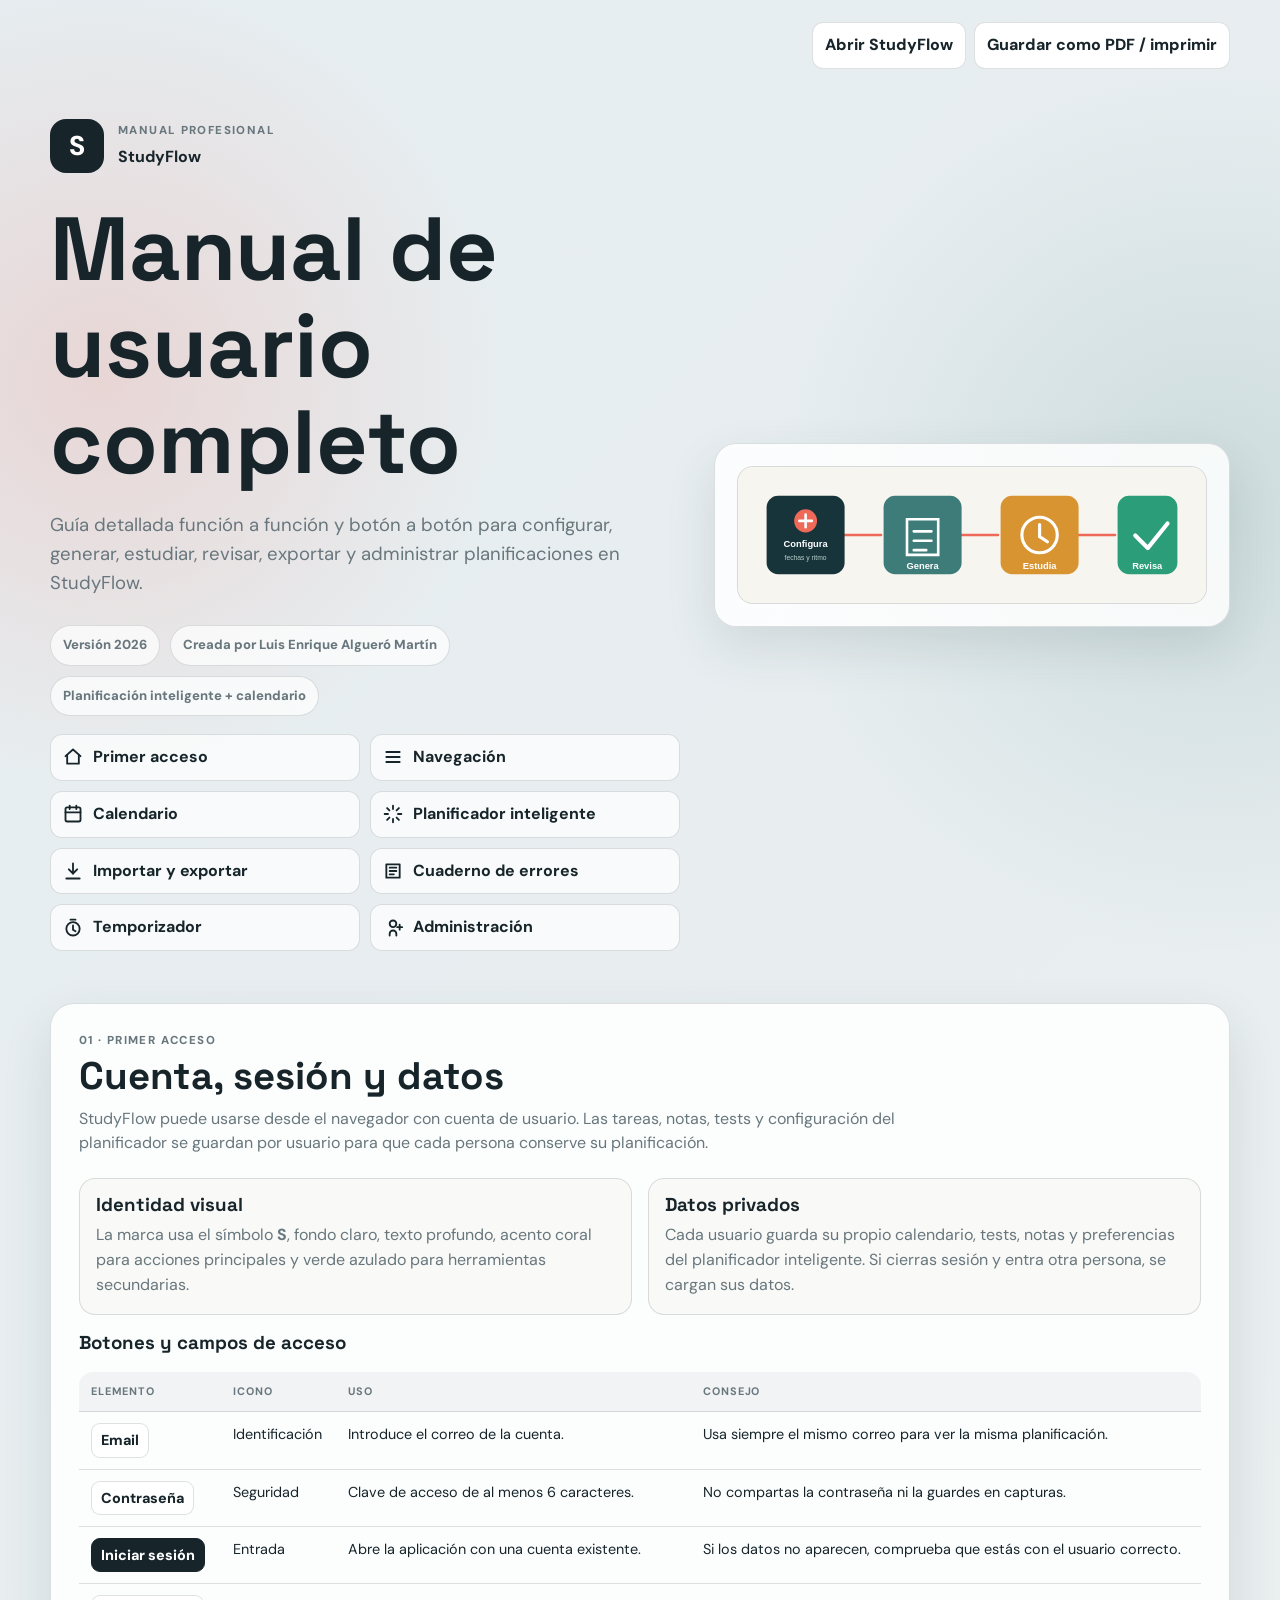
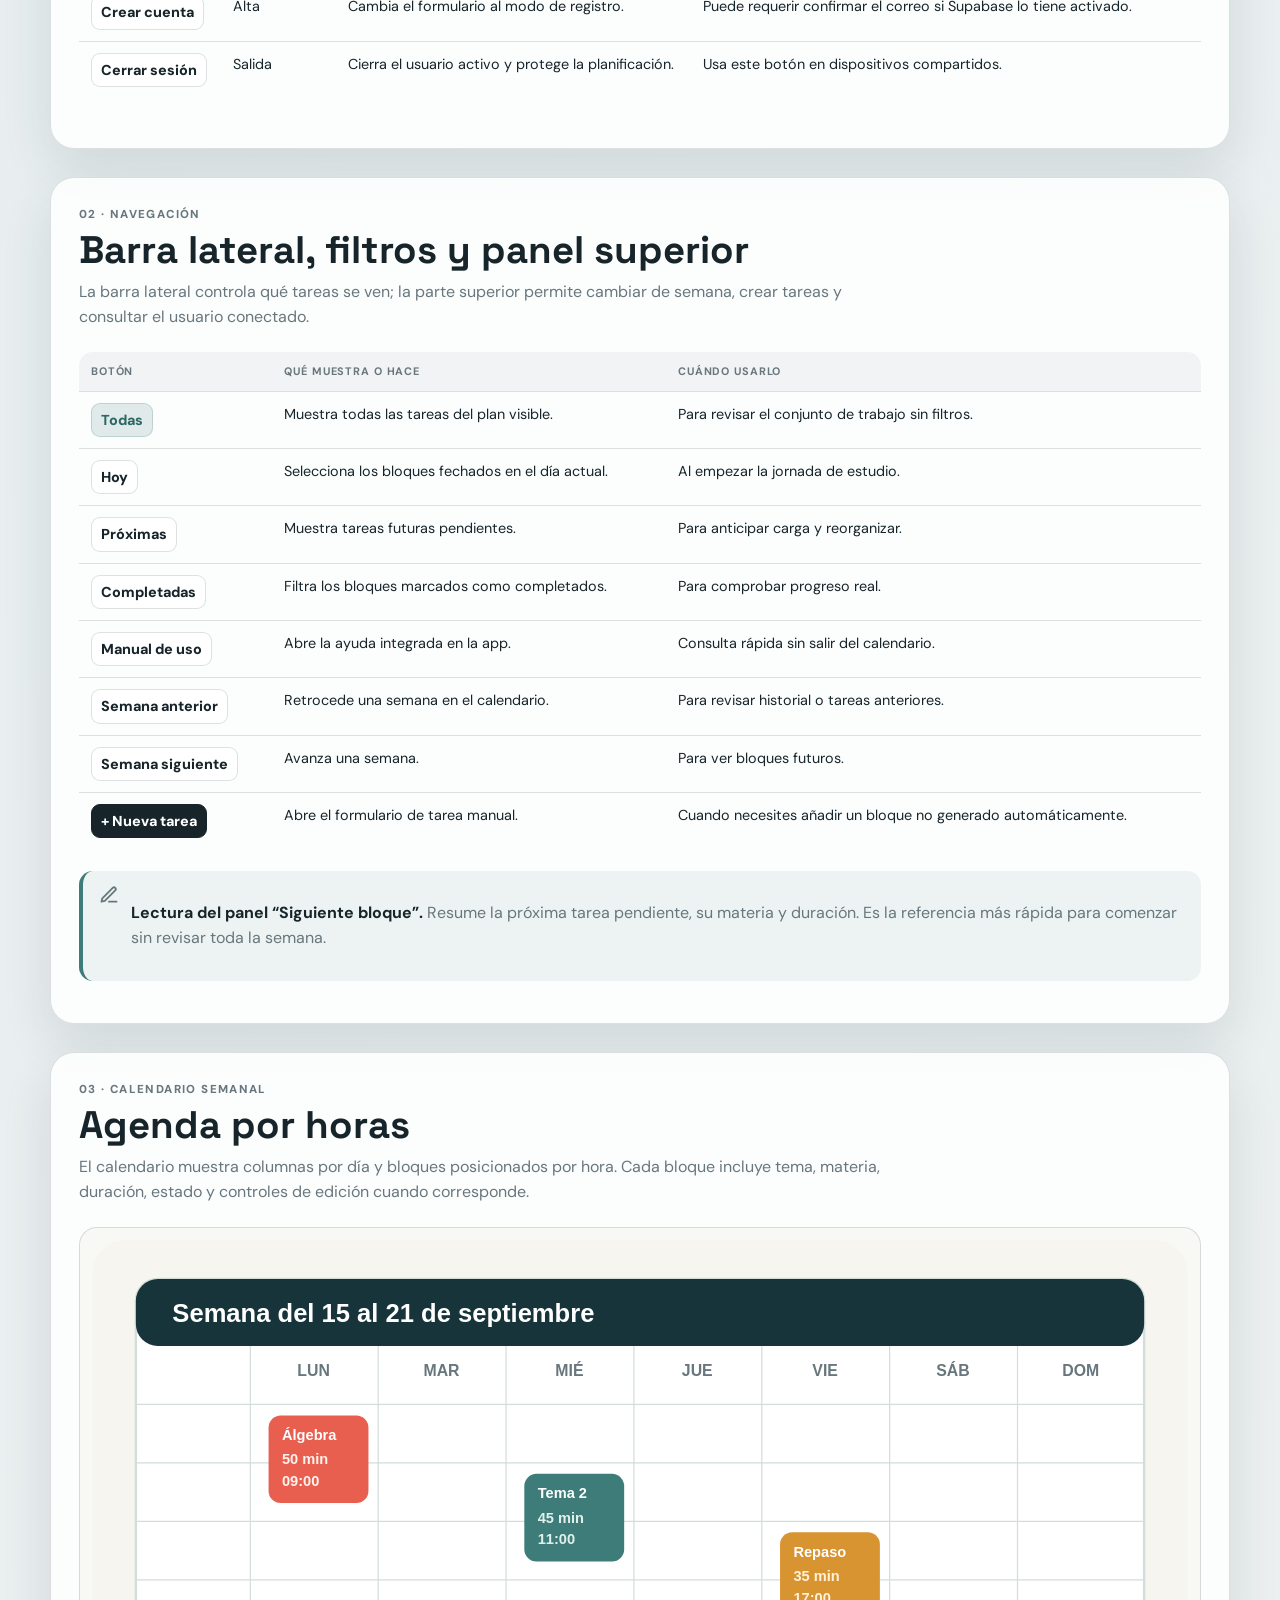
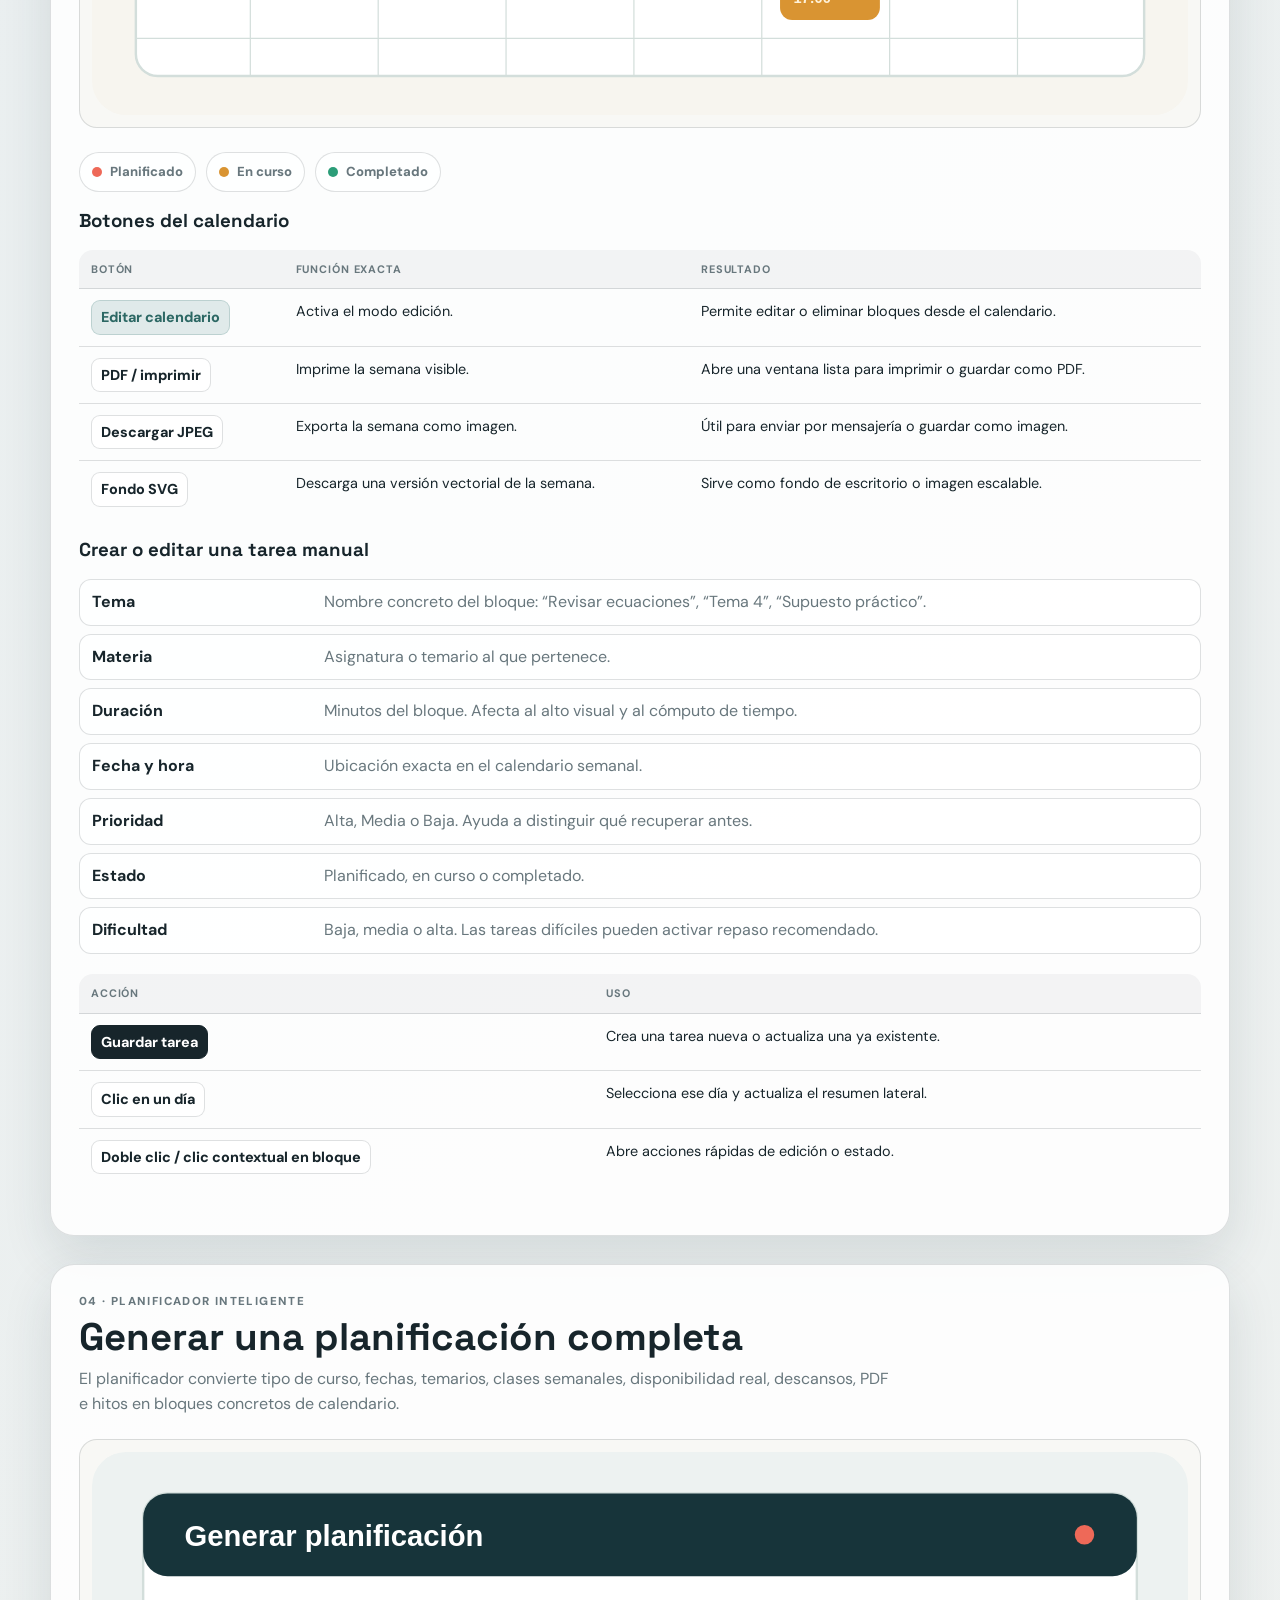
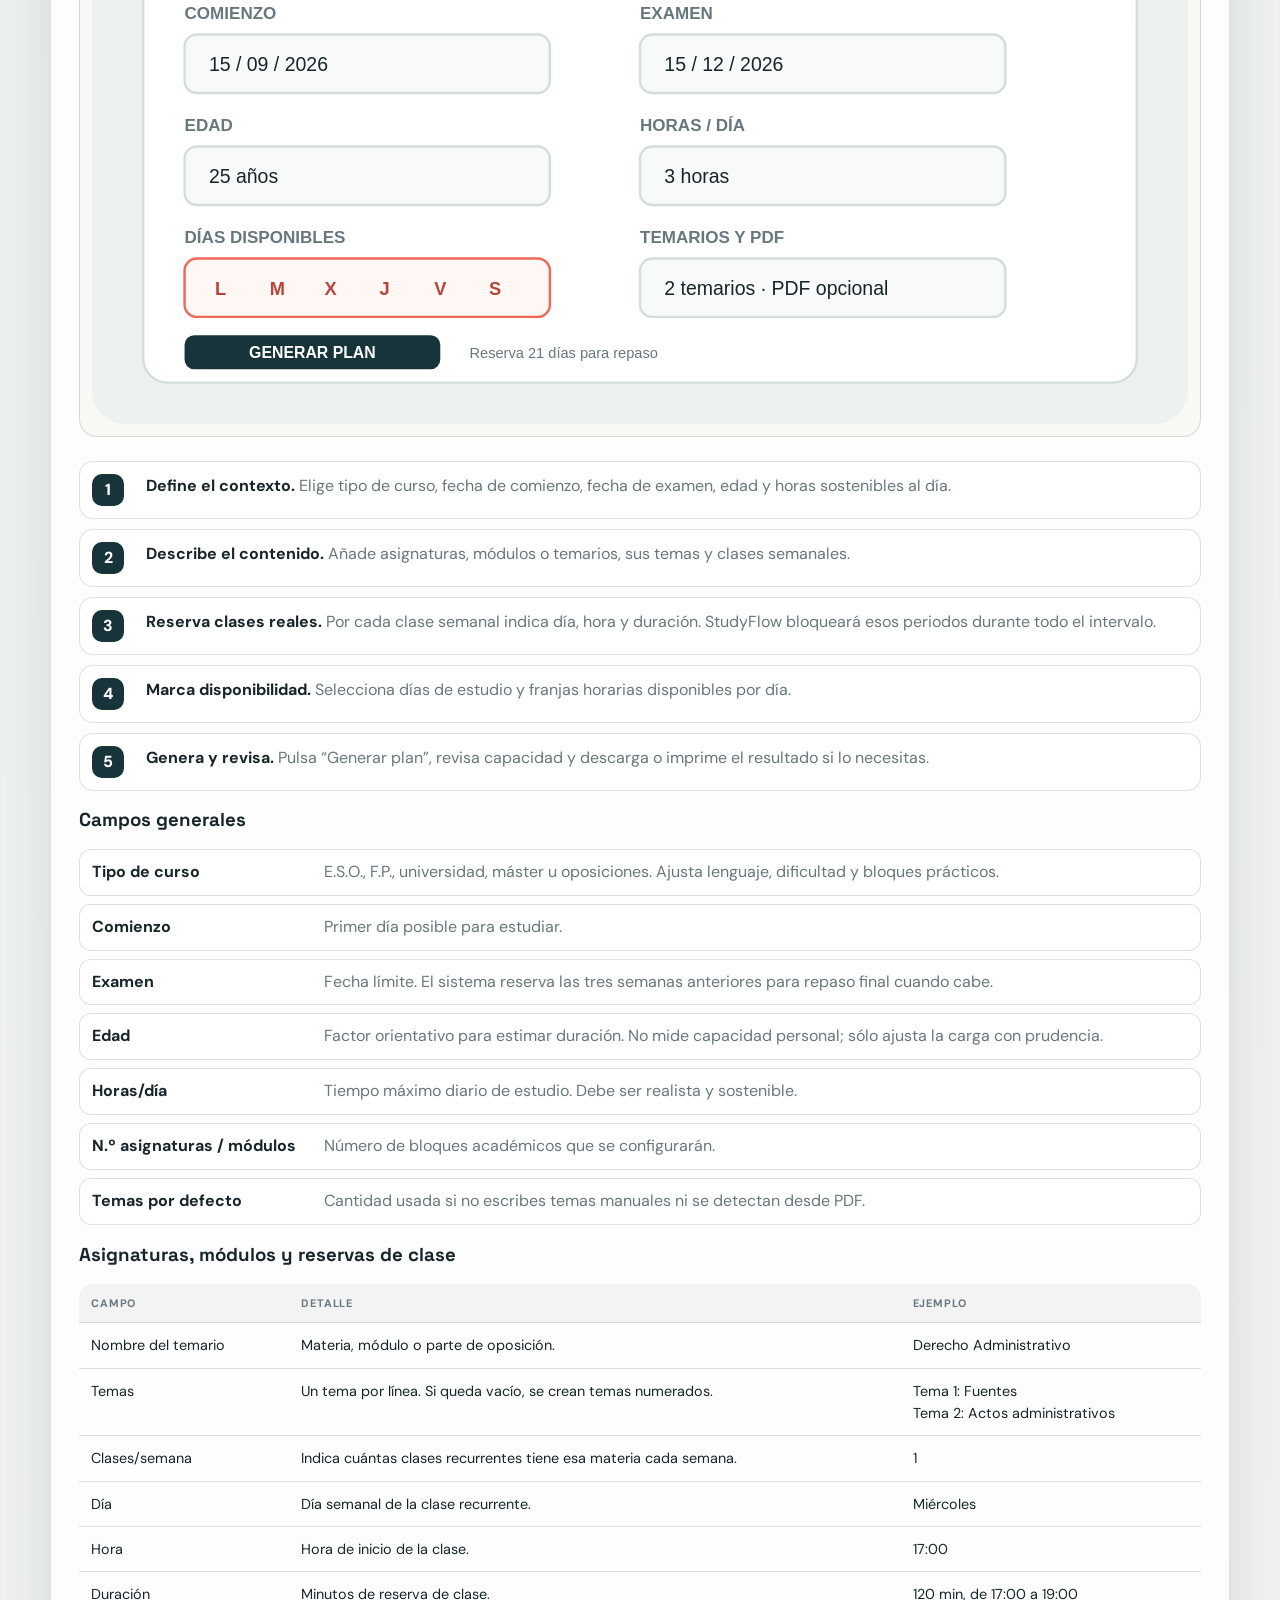
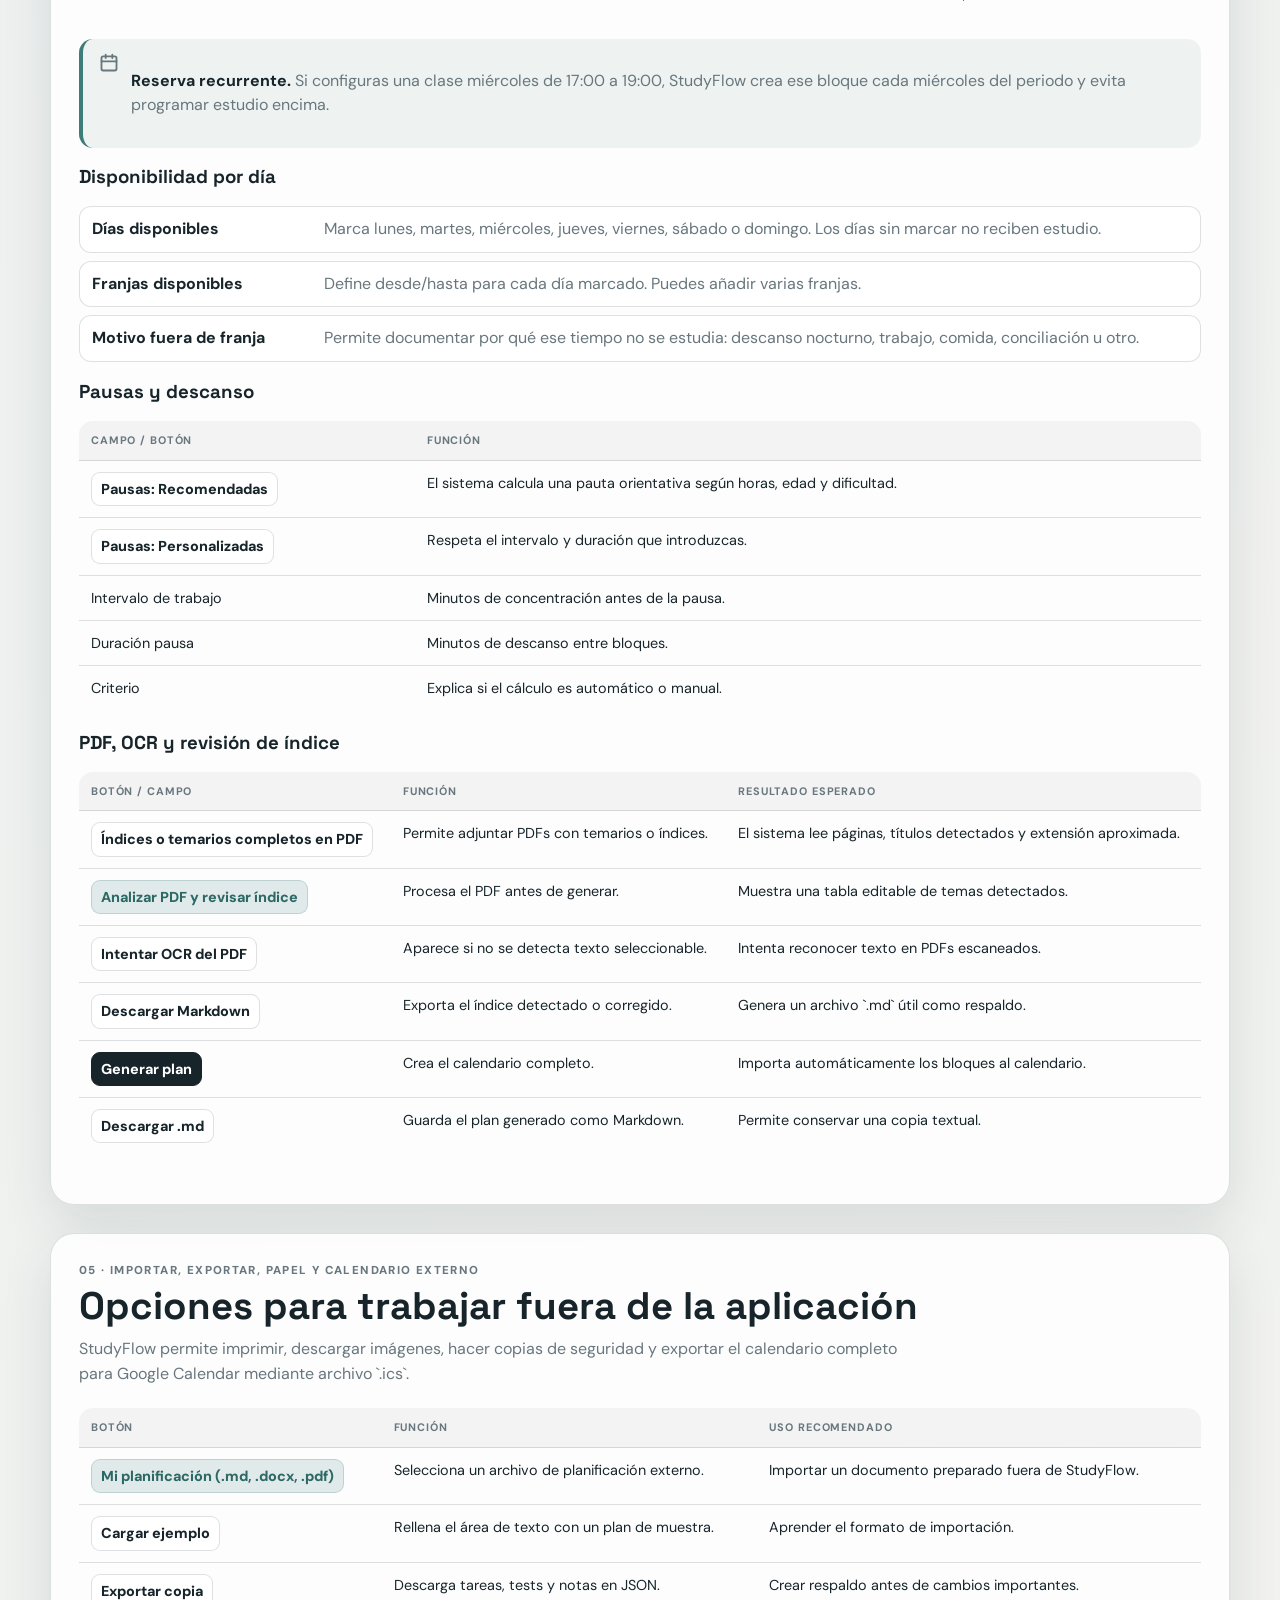
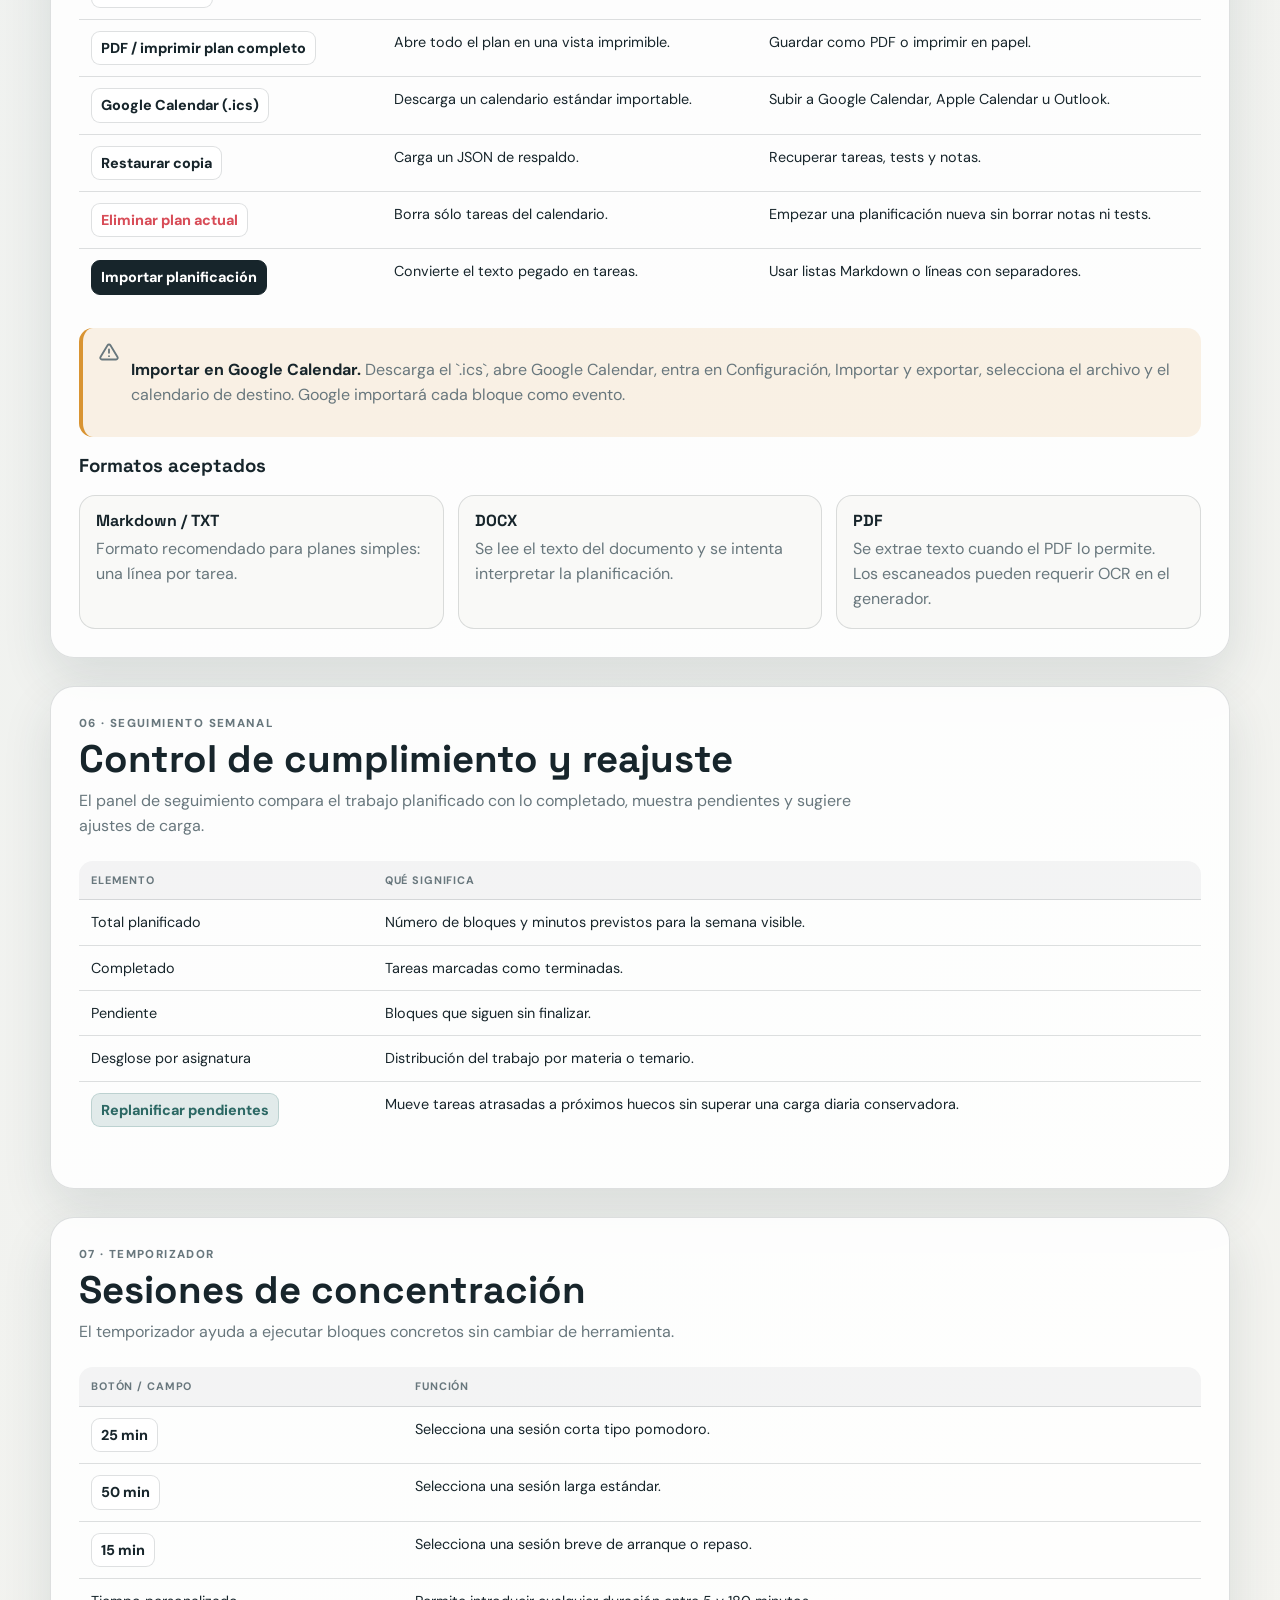
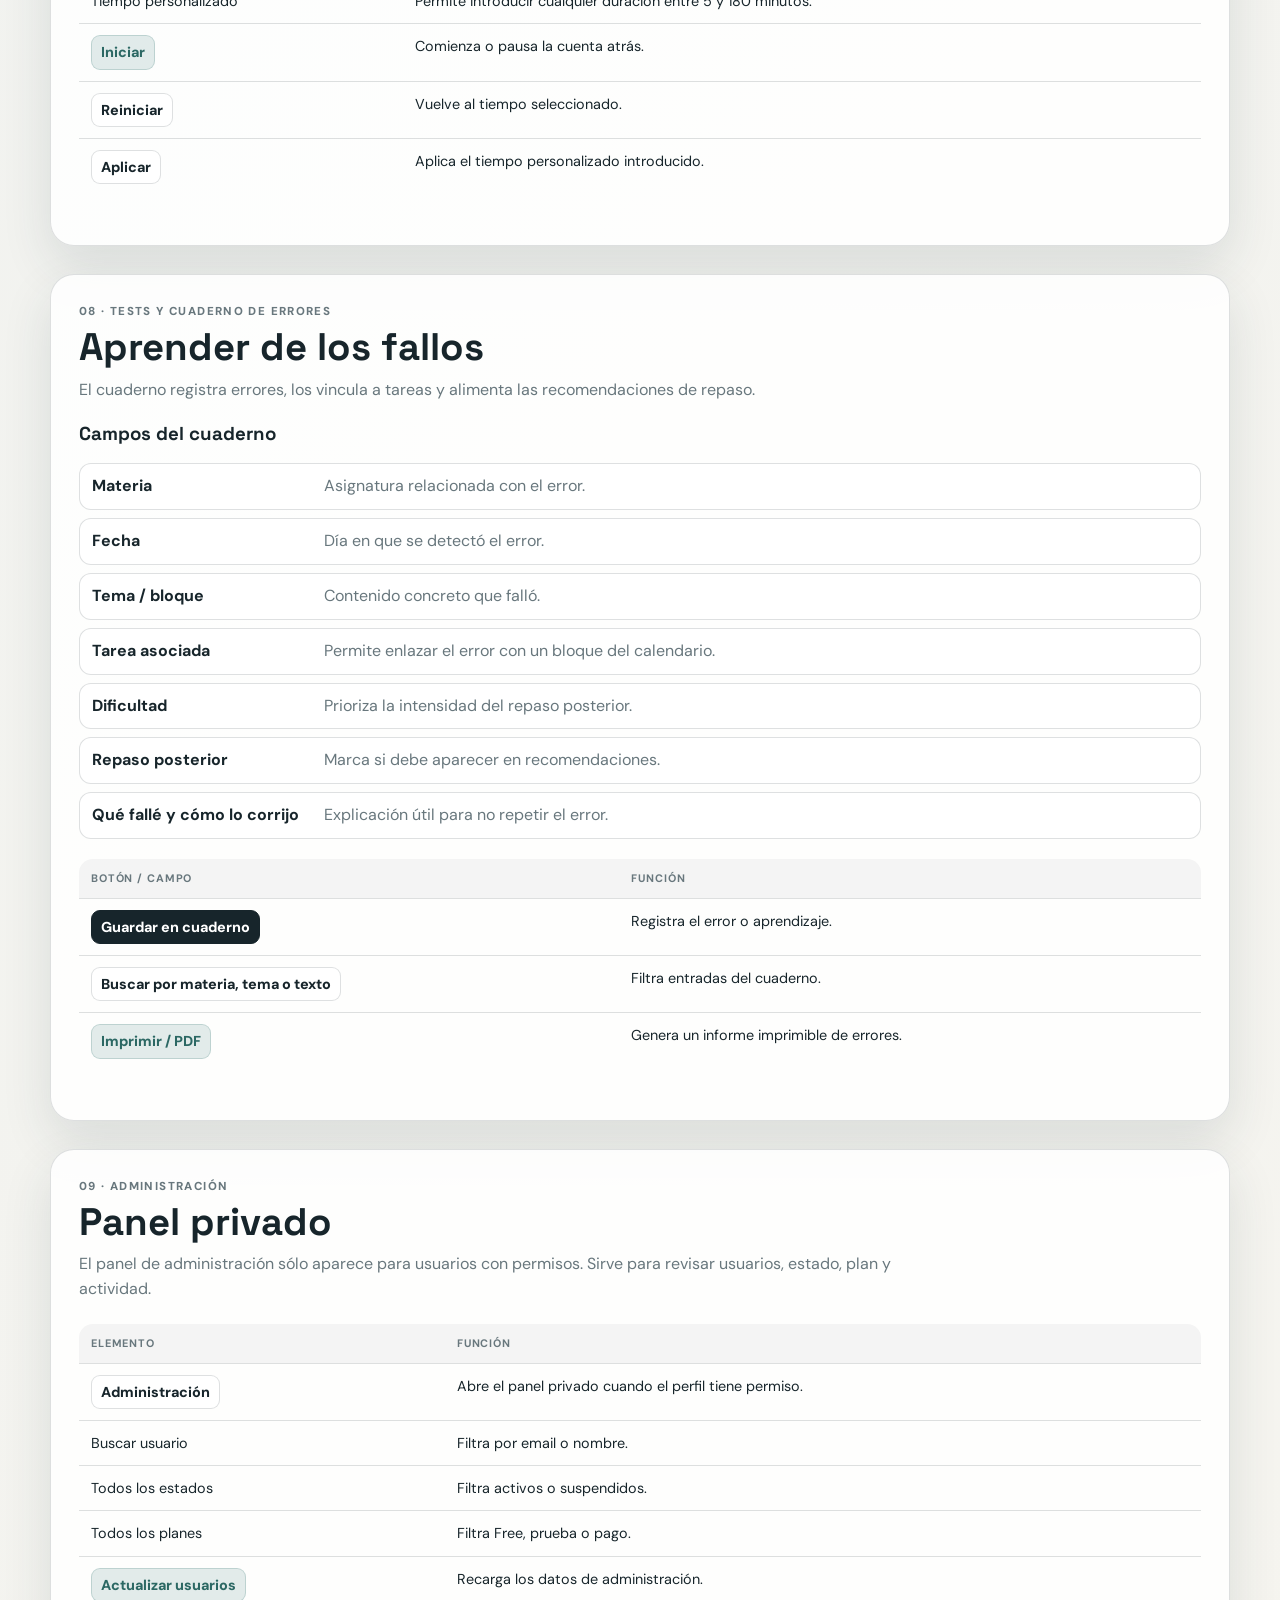
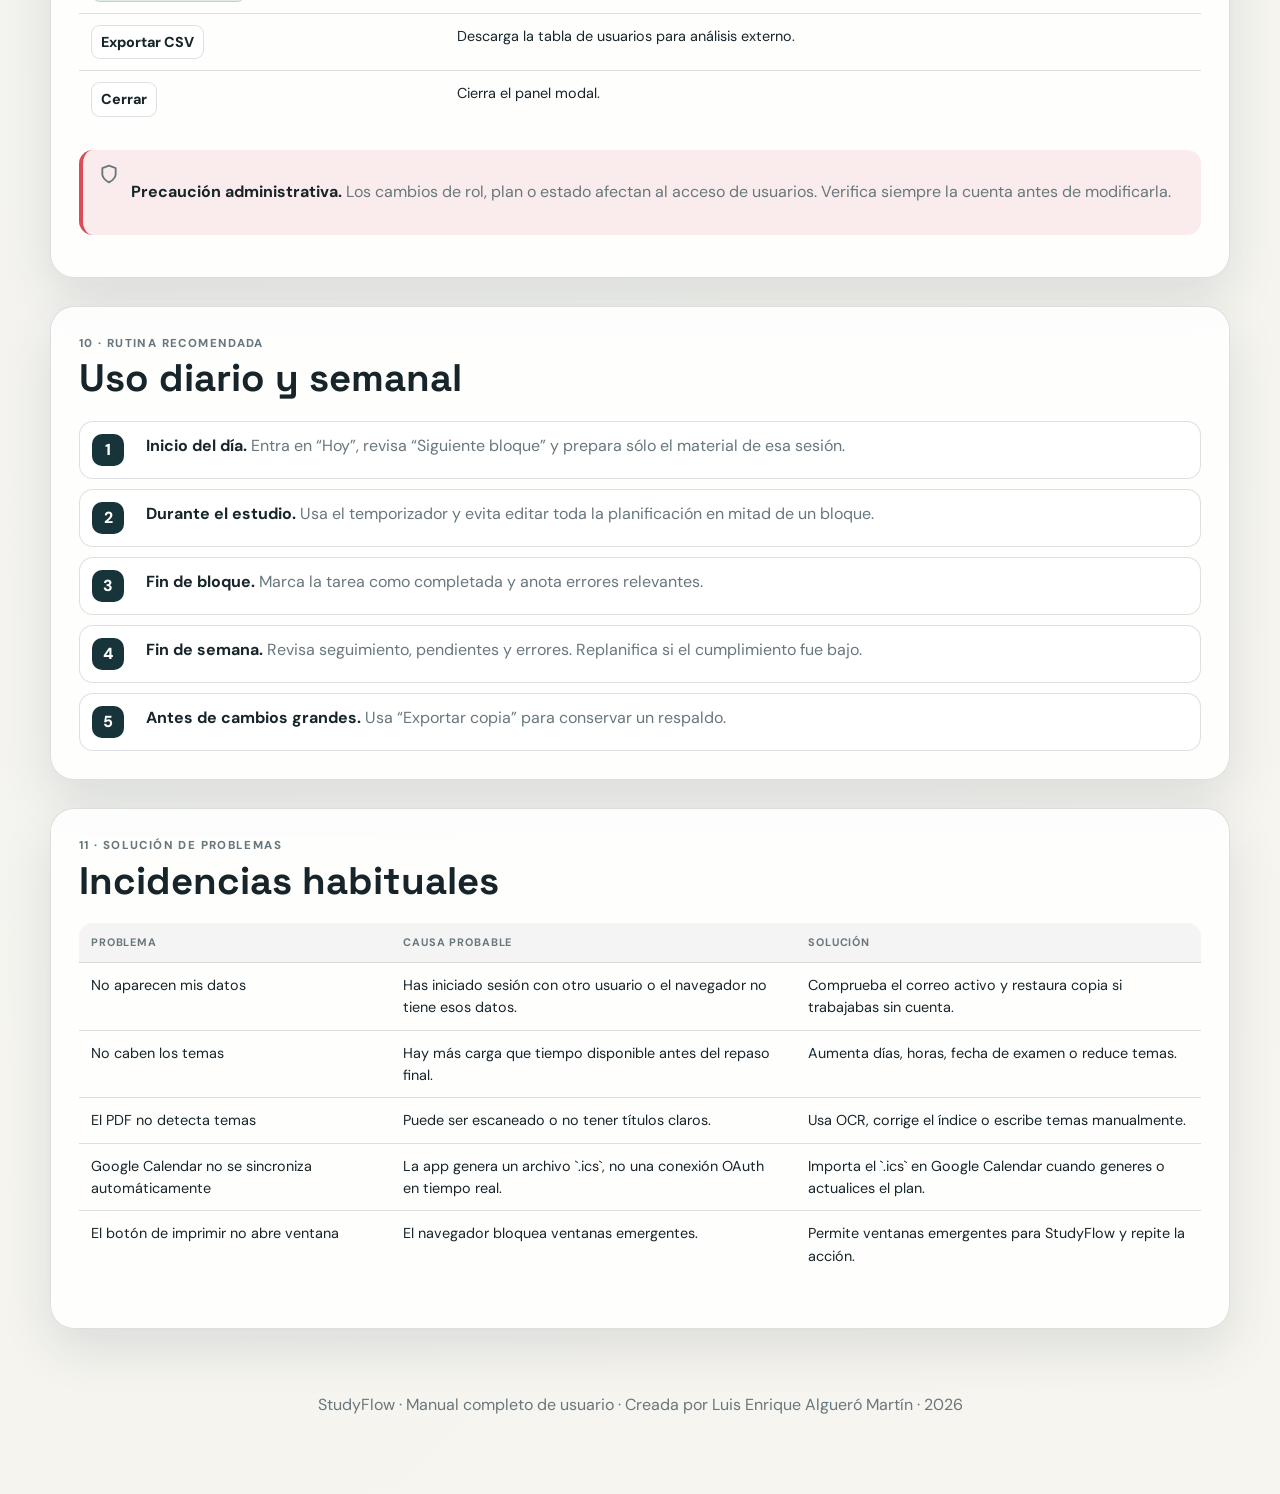
<file: manual-usuario-studyflow.html>
<!DOCTYPE html>
<html lang="es">
<head>
  <meta charset="UTF-8" />
  <meta name="viewport" content="width=device-width, initial-scale=1.0" />
  <title>Manual de usuario completo | StudyFlow</title>
  <link rel="preconnect" href="https://fonts.googleapis.com" />
  <link rel="preconnect" href="https://fonts.gstatic.com" crossorigin />
  <link href="https://fonts.googleapis.com/css2?family=DM+Sans:wght@400;500;600;700;800&family=Space+Grotesk:wght@500;600;700&display=swap" rel="stylesheet" />
  <style>
    :root {
      --bg: #e9eef3;
      --paper: #f8f8f5;
      --panel: #ffffff;
      --ink: #17252b;
      --muted: #68777d;
      --line: rgba(23,37,43,0.14);
      --primary: #ee6958;
      --primary-dark: #b8453a;
      --secondary: #3d7c78;
      --success: #2b9d78;
      --warning: #d99432;
      --danger: #d84d58;
      --deep: #17343a;
      --shadow: 0 20px 50px rgba(36,55,63,0.12);
    }
    * { box-sizing: border-box; }
    html { scroll-behavior: smooth; }
    body {
      margin: 0;
      font-family: "DM Sans", sans-serif;
      background:
        radial-gradient(circle at 8% 3%, rgba(238,105,88,0.18), transparent 25rem),
        radial-gradient(circle at 95% 4%, rgba(61,124,120,0.16), transparent 28rem),
        linear-gradient(135deg, #e6edf0 0%, #f7f5ef 100%);
      color: var(--ink);
      line-height: 1.55;
    }
    a { color: var(--primary-dark); font-weight: 700; }
    .manual-shell { width: min(100% - 28px, 1180px); margin: 0 auto; padding: 22px 0 60px; }
    .cover {
      min-height: 92vh;
      display: grid;
      grid-template-columns: minmax(0, 1.1fr) minmax(330px, 0.9fr);
      gap: 34px;
      align-items: center;
      padding: 40px 0 24px;
    }
    .brand-line { display: flex; align-items: center; gap: 14px; margin-bottom: 28px; }
    .brand-mark { width: 54px; height: 54px; display: grid; place-items: center; border-radius: 16px; background: var(--ink); color: #fff; font-size: 1.7rem; font-weight: 800; }
    .eyebrow { margin: 0 0 5px; color: var(--muted); text-transform: uppercase; letter-spacing: 0.12em; font-size: 0.72rem; font-weight: 800; }
    h1, h2, h3, h4 { font-family: "Space Grotesk", sans-serif; line-height: 1.08; }
    h1 { margin: 0; font-size: clamp(3rem, 7vw, 6.6rem); letter-spacing: 0; }
    .cover-copy { max-width: 720px; margin: 20px 0 0; color: var(--muted); font-size: 1.16rem; }
    .cover-meta { display: flex; gap: 10px; flex-wrap: wrap; margin-top: 28px; }
    .pill { display: inline-flex; align-items: center; gap: 8px; padding: 9px 12px; border: 1px solid var(--line); border-radius: 999px; background: rgba(255,255,255,0.72); color: var(--muted); font-size: 0.82rem; font-weight: 800; }
    .cover-card { padding: 22px; border: 1px solid var(--line); border-radius: 22px; background: rgba(255,255,255,0.84); box-shadow: var(--shadow); }
    .cover-card img { width: 100%; height: auto; display: block; border-radius: 16px; border: 1px solid var(--line); background: var(--paper); }
    .toc { display: grid; grid-template-columns: repeat(2, minmax(0, 1fr)); gap: 10px; margin-top: 18px; }
    .toc a { display: flex; align-items: center; gap: 10px; min-height: 46px; padding: 10px 12px; border: 1px solid var(--line); border-radius: 12px; background: rgba(255,255,255,0.72); text-decoration: none; color: var(--ink); }
    .toc svg, .icon { flex: 0 0 auto; width: 20px; height: 20px; stroke: currentColor; stroke-width: 2.2; fill: none; stroke-linecap: round; stroke-linejoin: round; }
    .section { margin: 28px 0; padding: 28px; border: 1px solid var(--line); border-radius: 24px; background: rgba(255,255,255,0.86); box-shadow: var(--shadow); break-inside: avoid; }
    .section-header { display: flex; align-items: flex-start; justify-content: space-between; gap: 18px; margin-bottom: 22px; }
    .section h2 { margin: 0; font-size: clamp(1.7rem, 3vw, 2.5rem); }
    .section-lead { margin: 10px 0 0; max-width: 820px; color: var(--muted); }
    .visual { margin: 18px 0 24px; padding: 12px; border: 1px solid var(--line); border-radius: 18px; background: var(--paper); }
    .visual img { width: 100%; height: auto; display: block; border-radius: 12px; }
    .grid-2 { display: grid; grid-template-columns: repeat(2, minmax(0, 1fr)); gap: 16px; }
    .grid-3 { display: grid; grid-template-columns: repeat(3, minmax(0, 1fr)); gap: 14px; }
    .card { padding: 16px; border: 1px solid var(--line); border-radius: 16px; background: rgba(248,248,245,0.8); }
    .card h3, .card h4 { margin: 0 0 8px; }
    .card p { margin: 0; color: var(--muted); }
    .callout { display: flex; gap: 12px; padding: 14px 16px; margin: 14px 0; border-left: 4px solid var(--secondary); border-radius: 14px; background: rgba(61,124,120,0.08); color: var(--muted); }
    .callout strong { color: var(--ink); }
    .warning { border-left-color: var(--warning); background: rgba(217,148,50,0.12); }
    .danger { border-left-color: var(--danger); background: rgba(216,77,88,0.1); }
    .button-table { width: 100%; border-collapse: collapse; font-size: 0.9rem; margin: 10px 0 22px; overflow: hidden; border-radius: 14px; }
    .button-table th, .button-table td { padding: 11px 12px; border-bottom: 1px solid var(--line); text-align: left; vertical-align: top; }
    .button-table th { color: var(--muted); background: rgba(23,37,43,0.045); text-transform: uppercase; letter-spacing: 0.08em; font-size: 0.68rem; }
    .button-table tr:last-child td { border-bottom: 0; }
    .ui-chip { display: inline-flex; align-items: center; gap: 7px; padding: 5px 9px; border-radius: 9px; border: 1px solid var(--line); background: #fff; color: var(--ink); font-weight: 800; white-space: nowrap; }
    .primary { background: var(--ink); color: #fff; border-color: var(--ink); }
    .secondary { background: rgba(61,124,120,0.14); color: #2c6864; border-color: rgba(61,124,120,0.22); }
    .ghost { background: #fff; color: var(--ink); }
    .danger-chip { color: var(--danger); }
    .kbd { padding: 2px 6px; border-radius: 6px; border: 1px solid var(--line); background: #fff; font-weight: 800; font-size: 0.78rem; }
    .field-list { display: grid; gap: 8px; margin: 10px 0 20px; }
    .field-item { display: grid; grid-template-columns: 220px minmax(0, 1fr); gap: 12px; padding: 10px 12px; border: 1px solid var(--line); border-radius: 12px; background: rgba(255,255,255,0.68); }
    .field-item strong { color: var(--ink); }
    .field-item span { color: var(--muted); }
    .steps { counter-reset: step; display: grid; gap: 10px; }
    .step { counter-increment: step; display: grid; grid-template-columns: 42px minmax(0, 1fr); gap: 12px; align-items: start; padding: 12px; border: 1px solid var(--line); border-radius: 14px; background: rgba(255,255,255,0.72); }
    .step::before { content: counter(step); width: 32px; height: 32px; display: grid; place-items: center; border-radius: 10px; background: var(--deep); color: #fff; font-weight: 800; }
    .step p { margin: 0; color: var(--muted); }
    .step strong { color: var(--ink); }
    .legend { display: flex; gap: 10px; flex-wrap: wrap; margin: 10px 0; }
    .dot { width: 10px; height: 10px; border-radius: 50%; display: inline-block; }
    .dot-plan { background: var(--primary); }
    .dot-live { background: var(--warning); }
    .dot-done { background: var(--success); }
    .print-actions { position: sticky; top: 12px; z-index: 3; display: flex; justify-content: flex-end; gap: 8px; margin: 0 0 10px; }
    .print-actions button, .print-actions a { border: 1px solid var(--line); border-radius: 11px; background: #fff; color: var(--ink); padding: 10px 12px; font: inherit; font-weight: 800; text-decoration: none; cursor: pointer; }
    .footer { color: var(--muted); text-align: center; padding: 20px 0 0; }
    @media (max-width: 880px) {
      .cover { grid-template-columns: 1fr; min-height: auto; }
      .toc, .grid-2, .grid-3 { grid-template-columns: 1fr; }
      .section { padding: 20px; }
      .section-header { flex-direction: column; }
      .field-item { grid-template-columns: 1fr; }
      .button-table { display: block; overflow-x: auto; }
    }
    @media print {
      body { background: #fff; }
      .manual-shell { width: 100%; padding: 0; }
      .print-actions { display: none; }
      .cover { min-height: 100vh; page-break-after: always; }
      .section { box-shadow: none; background: #fff; page-break-inside: avoid; }
      a { color: var(--ink); text-decoration: none; }
    }
  </style>
</head>
<body>
  <div class="manual-shell">
    <div class="print-actions">
      <a href="index.html">Abrir StudyFlow</a>
      <button onclick="window.print()">Guardar como PDF / imprimir</button>
    </div>

    <header class="cover">
      <div>
        <div class="brand-line">
          <div class="brand-mark">S</div>
          <div><p class="eyebrow">Manual profesional</p><strong>StudyFlow</strong></div>
        </div>
        <h1>Manual de usuario completo</h1>
        <p class="cover-copy">Guía detallada función a función y botón a botón para configurar, generar, estudiar, revisar, exportar y administrar planificaciones en StudyFlow.</p>
        <div class="cover-meta">
          <span class="pill">Versión 2026</span>
          <span class="pill">Creada por Luis Enrique Algueró Martín</span>
          <span class="pill">Planificación inteligente + calendario</span>
        </div>
        <nav class="toc" aria-label="Índice del manual">
          <a href="#inicio"><svg class="icon" viewBox="0 0 24 24"><path d="M3 11l9-8 9 8"/><path d="M5 10v10h14V10"/></svg>Primer acceso</a>
          <a href="#navegacion"><svg class="icon" viewBox="0 0 24 24"><path d="M4 6h16M4 12h16M4 18h16"/></svg>Navegación</a>
          <a href="#calendario"><svg class="icon" viewBox="0 0 24 24"><rect x="3" y="4" width="18" height="17" rx="2"/><path d="M8 2v4M16 2v4M3 10h18"/></svg>Calendario</a>
          <a href="#inteligente"><svg class="icon" viewBox="0 0 24 24"><path d="M12 2v4M12 18v4M4.9 4.9l2.8 2.8M16.3 16.3l2.8 2.8M2 12h4M18 12h4M4.9 19.1l2.8-2.8M16.3 7.7l2.8-2.8"/></svg>Planificador inteligente</a>
          <a href="#importar"><svg class="icon" viewBox="0 0 24 24"><path d="M12 3v12"/><path d="M7 10l5 5 5-5"/><path d="M4 21h16"/></svg>Importar y exportar</a>
          <a href="#errores"><svg class="icon" viewBox="0 0 24 24"><path d="M4 4h16v16H4z"/><path d="M8 8h8M8 12h8M8 16h5"/></svg>Cuaderno de errores</a>
          <a href="#timer"><svg class="icon" viewBox="0 0 24 24"><circle cx="12" cy="13" r="8"/><path d="M12 9v5l3 2M9 2h6"/></svg>Temporizador</a>
          <a href="#admin"><svg class="icon" viewBox="0 0 24 24"><path d="M16 21v-2a4 4 0 0 0-8 0v2"/><circle cx="12" cy="7" r="4"/><path d="M20 8v6M17 11h6"/></svg>Administración</a>
        </nav>
      </div>
      <aside class="cover-card">
        <img src="manual-flow.svg" alt="Flujo visual de StudyFlow: configurar, generar, estudiar y revisar" />
      </aside>
    </header>

    <section id="inicio" class="section">
      <div class="section-header"><div><p class="eyebrow">01 · Primer acceso</p><h2>Cuenta, sesión y datos</h2><p class="section-lead">StudyFlow puede usarse desde el navegador con cuenta de usuario. Las tareas, notas, tests y configuración del planificador se guardan por usuario para que cada persona conserve su planificación.</p></div></div>
      <div class="grid-2">
        <div class="card"><h3>Identidad visual</h3><p>La marca usa el símbolo <strong>S</strong>, fondo claro, texto profundo, acento coral para acciones principales y verde azulado para herramientas secundarias.</p></div>
        <div class="card"><h3>Datos privados</h3><p>Cada usuario guarda su propio calendario, tests, notas y preferencias del planificador inteligente. Si cierras sesión y entra otra persona, se cargan sus datos.</p></div>
      </div>
      <h3>Botones y campos de acceso</h3>
      <table class="button-table">
        <thead><tr><th>Elemento</th><th>Icono</th><th>Uso</th><th>Consejo</th></tr></thead>
        <tbody>
          <tr><td><span class="ui-chip ghost">Email</span></td><td>Identificación</td><td>Introduce el correo de la cuenta.</td><td>Usa siempre el mismo correo para ver la misma planificación.</td></tr>
          <tr><td><span class="ui-chip ghost">Contraseña</span></td><td>Seguridad</td><td>Clave de acceso de al menos 6 caracteres.</td><td>No compartas la contraseña ni la guardes en capturas.</td></tr>
          <tr><td><span class="ui-chip primary">Iniciar sesión</span></td><td>Entrada</td><td>Abre la aplicación con una cuenta existente.</td><td>Si los datos no aparecen, comprueba que estás con el usuario correcto.</td></tr>
          <tr><td><span class="ui-chip ghost">Crear cuenta</span></td><td>Alta</td><td>Cambia el formulario al modo de registro.</td><td>Puede requerir confirmar el correo si Supabase lo tiene activado.</td></tr>
          <tr><td><span class="ui-chip ghost">Cerrar sesión</span></td><td>Salida</td><td>Cierra el usuario activo y protege la planificación.</td><td>Usa este botón en dispositivos compartidos.</td></tr>
        </tbody>
      </table>
    </section>

    <section id="navegacion" class="section">
      <div class="section-header"><div><p class="eyebrow">02 · Navegación</p><h2>Barra lateral, filtros y panel superior</h2><p class="section-lead">La barra lateral controla qué tareas se ven; la parte superior permite cambiar de semana, crear tareas y consultar el usuario conectado.</p></div></div>
      <table class="button-table">
        <thead><tr><th>Botón</th><th>Qué muestra o hace</th><th>Cuándo usarlo</th></tr></thead>
        <tbody>
          <tr><td><span class="ui-chip secondary">Todas</span></td><td>Muestra todas las tareas del plan visible.</td><td>Para revisar el conjunto de trabajo sin filtros.</td></tr>
          <tr><td><span class="ui-chip ghost">Hoy</span></td><td>Selecciona los bloques fechados en el día actual.</td><td>Al empezar la jornada de estudio.</td></tr>
          <tr><td><span class="ui-chip ghost">Próximas</span></td><td>Muestra tareas futuras pendientes.</td><td>Para anticipar carga y reorganizar.</td></tr>
          <tr><td><span class="ui-chip ghost">Completadas</span></td><td>Filtra los bloques marcados como completados.</td><td>Para comprobar progreso real.</td></tr>
          <tr><td><span class="ui-chip ghost">Manual de uso</span></td><td>Abre la ayuda integrada en la app.</td><td>Consulta rápida sin salir del calendario.</td></tr>
          <tr><td><span class="ui-chip ghost">Semana anterior</span></td><td>Retrocede una semana en el calendario.</td><td>Para revisar historial o tareas anteriores.</td></tr>
          <tr><td><span class="ui-chip ghost">Semana siguiente</span></td><td>Avanza una semana.</td><td>Para ver bloques futuros.</td></tr>
          <tr><td><span class="ui-chip primary">+ Nueva tarea</span></td><td>Abre el formulario de tarea manual.</td><td>Cuando necesites añadir un bloque no generado automáticamente.</td></tr>
        </tbody>
      </table>
      <div class="callout"><svg class="icon" viewBox="0 0 24 24"><path d="M12 20h9"/><path d="M16.5 3.5a2.1 2.1 0 0 1 3 3L7 19l-4 1 1-4Z"/></svg><p><strong>Lectura del panel “Siguiente bloque”.</strong> Resume la próxima tarea pendiente, su materia y duración. Es la referencia más rápida para comenzar sin revisar toda la semana.</p></div>
    </section>

    <section id="calendario" class="section">
      <div class="section-header"><div><p class="eyebrow">03 · Calendario semanal</p><h2>Agenda por horas</h2><p class="section-lead">El calendario muestra columnas por día y bloques posicionados por hora. Cada bloque incluye tema, materia, duración, estado y controles de edición cuando corresponde.</p></div></div>
      <div class="visual"><img src="manual-calendar.svg" alt="Ejemplo visual del calendario semanal de StudyFlow" /></div>
      <div class="legend"><span class="pill"><i class="dot dot-plan"></i> Planificado</span><span class="pill"><i class="dot dot-live"></i> En curso</span><span class="pill"><i class="dot dot-done"></i> Completado</span></div>
      <h3>Botones del calendario</h3>
      <table class="button-table">
        <thead><tr><th>Botón</th><th>Función exacta</th><th>Resultado</th></tr></thead>
        <tbody>
          <tr><td><span class="ui-chip secondary">Editar calendario</span></td><td>Activa el modo edición.</td><td>Permite editar o eliminar bloques desde el calendario.</td></tr>
          <tr><td><span class="ui-chip ghost">PDF / imprimir</span></td><td>Imprime la semana visible.</td><td>Abre una ventana lista para imprimir o guardar como PDF.</td></tr>
          <tr><td><span class="ui-chip ghost">Descargar JPEG</span></td><td>Exporta la semana como imagen.</td><td>Útil para enviar por mensajería o guardar como imagen.</td></tr>
          <tr><td><span class="ui-chip ghost">Fondo SVG</span></td><td>Descarga una versión vectorial de la semana.</td><td>Sirve como fondo de escritorio o imagen escalable.</td></tr>
        </tbody>
      </table>
      <h3>Crear o editar una tarea manual</h3>
      <div class="field-list">
        <div class="field-item"><strong>Tema</strong><span>Nombre concreto del bloque: “Revisar ecuaciones”, “Tema 4”, “Supuesto práctico”.</span></div>
        <div class="field-item"><strong>Materia</strong><span>Asignatura o temario al que pertenece.</span></div>
        <div class="field-item"><strong>Duración</strong><span>Minutos del bloque. Afecta al alto visual y al cómputo de tiempo.</span></div>
        <div class="field-item"><strong>Fecha y hora</strong><span>Ubicación exacta en el calendario semanal.</span></div>
        <div class="field-item"><strong>Prioridad</strong><span>Alta, Media o Baja. Ayuda a distinguir qué recuperar antes.</span></div>
        <div class="field-item"><strong>Estado</strong><span>Planificado, en curso o completado.</span></div>
        <div class="field-item"><strong>Dificultad</strong><span>Baja, media o alta. Las tareas difíciles pueden activar repaso recomendado.</span></div>
      </div>
      <table class="button-table">
        <thead><tr><th>Acción</th><th>Uso</th></tr></thead>
        <tbody>
          <tr><td><span class="ui-chip primary">Guardar tarea</span></td><td>Crea una tarea nueva o actualiza una ya existente.</td></tr>
          <tr><td><span class="ui-chip ghost">Clic en un día</span></td><td>Selecciona ese día y actualiza el resumen lateral.</td></tr>
          <tr><td><span class="ui-chip ghost">Doble clic / clic contextual en bloque</span></td><td>Abre acciones rápidas de edición o estado.</td></tr>
        </tbody>
      </table>
    </section>

    <section id="inteligente" class="section">
      <div class="section-header"><div><p class="eyebrow">04 · Planificador inteligente</p><h2>Generar una planificación completa</h2><p class="section-lead">El planificador convierte tipo de curso, fechas, temarios, clases semanales, disponibilidad real, descansos, PDF e hitos en bloques concretos de calendario.</p></div></div>
      <div class="visual"><img src="manual-generator.svg" alt="Configurador de planificación de StudyFlow" /></div>
      <div class="steps">
        <div class="step"><p><strong>Define el contexto.</strong> Elige tipo de curso, fecha de comienzo, fecha de examen, edad y horas sostenibles al día.</p></div>
        <div class="step"><p><strong>Describe el contenido.</strong> Añade asignaturas, módulos o temarios, sus temas y clases semanales.</p></div>
        <div class="step"><p><strong>Reserva clases reales.</strong> Por cada clase semanal indica día, hora y duración. StudyFlow bloqueará esos periodos durante todo el intervalo.</p></div>
        <div class="step"><p><strong>Marca disponibilidad.</strong> Selecciona días de estudio y franjas horarias disponibles por día.</p></div>
        <div class="step"><p><strong>Genera y revisa.</strong> Pulsa “Generar plan”, revisa capacidad y descarga o imprime el resultado si lo necesitas.</p></div>
      </div>
      <h3>Campos generales</h3>
      <div class="field-list">
        <div class="field-item"><strong>Tipo de curso</strong><span>E.S.O., F.P., universidad, máster u oposiciones. Ajusta lenguaje, dificultad y bloques prácticos.</span></div>
        <div class="field-item"><strong>Comienzo</strong><span>Primer día posible para estudiar.</span></div>
        <div class="field-item"><strong>Examen</strong><span>Fecha límite. El sistema reserva las tres semanas anteriores para repaso final cuando cabe.</span></div>
        <div class="field-item"><strong>Edad</strong><span>Factor orientativo para estimar duración. No mide capacidad personal; sólo ajusta la carga con prudencia.</span></div>
        <div class="field-item"><strong>Horas/día</strong><span>Tiempo máximo diario de estudio. Debe ser realista y sostenible.</span></div>
        <div class="field-item"><strong>N.º asignaturas / módulos</strong><span>Número de bloques académicos que se configurarán.</span></div>
        <div class="field-item"><strong>Temas por defecto</strong><span>Cantidad usada si no escribes temas manuales ni se detectan desde PDF.</span></div>
      </div>
      <h3>Asignaturas, módulos y reservas de clase</h3>
      <table class="button-table">
        <thead><tr><th>Campo</th><th>Detalle</th><th>Ejemplo</th></tr></thead>
        <tbody>
          <tr><td>Nombre del temario</td><td>Materia, módulo o parte de oposición.</td><td>Derecho Administrativo</td></tr>
          <tr><td>Temas</td><td>Un tema por línea. Si queda vacío, se crean temas numerados.</td><td>Tema 1: Fuentes<br>Tema 2: Actos administrativos</td></tr>
          <tr><td>Clases/semana</td><td>Indica cuántas clases recurrentes tiene esa materia cada semana.</td><td>1</td></tr>
          <tr><td>Día</td><td>Día semanal de la clase recurrente.</td><td>Miércoles</td></tr>
          <tr><td>Hora</td><td>Hora de inicio de la clase.</td><td>17:00</td></tr>
          <tr><td>Duración</td><td>Minutos de reserva de clase.</td><td>120 min, de 17:00 a 19:00</td></tr>
        </tbody>
      </table>
      <div class="callout"><svg class="icon" viewBox="0 0 24 24"><rect x="3" y="4" width="18" height="17" rx="2"/><path d="M8 2v4M16 2v4M3 10h18"/></svg><p><strong>Reserva recurrente.</strong> Si configuras una clase miércoles de 17:00 a 19:00, StudyFlow crea ese bloque cada miércoles del periodo y evita programar estudio encima.</p></div>
      <h3>Disponibilidad por día</h3>
      <div class="field-list">
        <div class="field-item"><strong>Días disponibles</strong><span>Marca lunes, martes, miércoles, jueves, viernes, sábado o domingo. Los días sin marcar no reciben estudio.</span></div>
        <div class="field-item"><strong>Franjas disponibles</strong><span>Define desde/hasta para cada día marcado. Puedes añadir varias franjas.</span></div>
        <div class="field-item"><strong>Motivo fuera de franja</strong><span>Permite documentar por qué ese tiempo no se estudia: descanso nocturno, trabajo, comida, conciliación u otro.</span></div>
      </div>
      <h3>Pausas y descanso</h3>
      <table class="button-table">
        <thead><tr><th>Campo / botón</th><th>Función</th></tr></thead>
        <tbody>
          <tr><td><span class="ui-chip ghost">Pausas: Recomendadas</span></td><td>El sistema calcula una pauta orientativa según horas, edad y dificultad.</td></tr>
          <tr><td><span class="ui-chip ghost">Pausas: Personalizadas</span></td><td>Respeta el intervalo y duración que introduzcas.</td></tr>
          <tr><td>Intervalo de trabajo</td><td>Minutos de concentración antes de la pausa.</td></tr>
          <tr><td>Duración pausa</td><td>Minutos de descanso entre bloques.</td></tr>
          <tr><td>Criterio</td><td>Explica si el cálculo es automático o manual.</td></tr>
        </tbody>
      </table>
      <h3>PDF, OCR y revisión de índice</h3>
      <table class="button-table">
        <thead><tr><th>Botón / campo</th><th>Función</th><th>Resultado esperado</th></tr></thead>
        <tbody>
          <tr><td><span class="ui-chip ghost">Índices o temarios completos en PDF</span></td><td>Permite adjuntar PDFs con temarios o índices.</td><td>El sistema lee páginas, títulos detectados y extensión aproximada.</td></tr>
          <tr><td><span class="ui-chip secondary">Analizar PDF y revisar índice</span></td><td>Procesa el PDF antes de generar.</td><td>Muestra una tabla editable de temas detectados.</td></tr>
          <tr><td><span class="ui-chip ghost">Intentar OCR del PDF</span></td><td>Aparece si no se detecta texto seleccionable.</td><td>Intenta reconocer texto en PDFs escaneados.</td></tr>
          <tr><td><span class="ui-chip ghost">Descargar Markdown</span></td><td>Exporta el índice detectado o corregido.</td><td>Genera un archivo `.md` útil como respaldo.</td></tr>
          <tr><td><span class="ui-chip primary">Generar plan</span></td><td>Crea el calendario completo.</td><td>Importa automáticamente los bloques al calendario.</td></tr>
          <tr><td><span class="ui-chip ghost">Descargar .md</span></td><td>Guarda el plan generado como Markdown.</td><td>Permite conservar una copia textual.</td></tr>
        </tbody>
      </table>
    </section>

    <section id="importar" class="section">
      <div class="section-header"><div><p class="eyebrow">05 · Importar, exportar, papel y calendario externo</p><h2>Opciones para trabajar fuera de la aplicación</h2><p class="section-lead">StudyFlow permite imprimir, descargar imágenes, hacer copias de seguridad y exportar el calendario completo para Google Calendar mediante archivo `.ics`.</p></div></div>
      <table class="button-table">
        <thead><tr><th>Botón</th><th>Función</th><th>Uso recomendado</th></tr></thead>
        <tbody>
          <tr><td><span class="ui-chip secondary">Mi planificación (.md, .docx, .pdf)</span></td><td>Selecciona un archivo de planificación externo.</td><td>Importar un documento preparado fuera de StudyFlow.</td></tr>
          <tr><td><span class="ui-chip ghost">Cargar ejemplo</span></td><td>Rellena el área de texto con un plan de muestra.</td><td>Aprender el formato de importación.</td></tr>
          <tr><td><span class="ui-chip ghost">Exportar copia</span></td><td>Descarga tareas, tests y notas en JSON.</td><td>Crear respaldo antes de cambios importantes.</td></tr>
          <tr><td><span class="ui-chip ghost">PDF / imprimir plan completo</span></td><td>Abre todo el plan en una vista imprimible.</td><td>Guardar como PDF o imprimir en papel.</td></tr>
          <tr><td><span class="ui-chip ghost">Google Calendar (.ics)</span></td><td>Descarga un calendario estándar importable.</td><td>Subir a Google Calendar, Apple Calendar u Outlook.</td></tr>
          <tr><td><span class="ui-chip ghost">Restaurar copia</span></td><td>Carga un JSON de respaldo.</td><td>Recuperar tareas, tests y notas.</td></tr>
          <tr><td><span class="ui-chip danger-chip">Eliminar plan actual</span></td><td>Borra sólo tareas del calendario.</td><td>Empezar una planificación nueva sin borrar notas ni tests.</td></tr>
          <tr><td><span class="ui-chip primary">Importar planificación</span></td><td>Convierte el texto pegado en tareas.</td><td>Usar listas Markdown o líneas con separadores.</td></tr>
        </tbody>
      </table>
      <div class="callout warning"><svg class="icon" viewBox="0 0 24 24"><path d="M12 9v4M12 17h.01"/><path d="M10.3 3.9 1.8 18a2 2 0 0 0 1.7 3h17a2 2 0 0 0 1.7-3L13.7 3.9a2 2 0 0 0-3.4 0Z"/></svg><p><strong>Importar en Google Calendar.</strong> Descarga el `.ics`, abre Google Calendar, entra en Configuración, Importar y exportar, selecciona el archivo y el calendario de destino. Google importará cada bloque como evento.</p></div>
      <h3>Formatos aceptados</h3>
      <div class="grid-3">
        <div class="card"><h4>Markdown / TXT</h4><p>Formato recomendado para planes simples: una línea por tarea.</p></div>
        <div class="card"><h4>DOCX</h4><p>Se lee el texto del documento y se intenta interpretar la planificación.</p></div>
        <div class="card"><h4>PDF</h4><p>Se extrae texto cuando el PDF lo permite. Los escaneados pueden requerir OCR en el generador.</p></div>
      </div>
    </section>

    <section id="seguimiento" class="section">
      <div class="section-header"><div><p class="eyebrow">06 · Seguimiento semanal</p><h2>Control de cumplimiento y reajuste</h2><p class="section-lead">El panel de seguimiento compara el trabajo planificado con lo completado, muestra pendientes y sugiere ajustes de carga.</p></div></div>
      <table class="button-table">
        <thead><tr><th>Elemento</th><th>Qué significa</th></tr></thead>
        <tbody>
          <tr><td>Total planificado</td><td>Número de bloques y minutos previstos para la semana visible.</td></tr>
          <tr><td>Completado</td><td>Tareas marcadas como terminadas.</td></tr>
          <tr><td>Pendiente</td><td>Bloques que siguen sin finalizar.</td></tr>
          <tr><td>Desglose por asignatura</td><td>Distribución del trabajo por materia o temario.</td></tr>
          <tr><td><span class="ui-chip secondary">Replanificar pendientes</span></td><td>Mueve tareas atrasadas a próximos huecos sin superar una carga diaria conservadora.</td></tr>
        </tbody>
      </table>
    </section>

    <section id="timer" class="section">
      <div class="section-header"><div><p class="eyebrow">07 · Temporizador</p><h2>Sesiones de concentración</h2><p class="section-lead">El temporizador ayuda a ejecutar bloques concretos sin cambiar de herramienta.</p></div></div>
      <table class="button-table">
        <thead><tr><th>Botón / campo</th><th>Función</th></tr></thead>
        <tbody>
          <tr><td><span class="ui-chip ghost">25 min</span></td><td>Selecciona una sesión corta tipo pomodoro.</td></tr>
          <tr><td><span class="ui-chip ghost">50 min</span></td><td>Selecciona una sesión larga estándar.</td></tr>
          <tr><td><span class="ui-chip ghost">15 min</span></td><td>Selecciona una sesión breve de arranque o repaso.</td></tr>
          <tr><td>Tiempo personalizado</td><td>Permite introducir cualquier duración entre 5 y 180 minutos.</td></tr>
          <tr><td><span class="ui-chip secondary">Iniciar</span></td><td>Comienza o pausa la cuenta atrás.</td></tr>
          <tr><td><span class="ui-chip ghost">Reiniciar</span></td><td>Vuelve al tiempo seleccionado.</td></tr>
          <tr><td><span class="ui-chip ghost">Aplicar</span></td><td>Aplica el tiempo personalizado introducido.</td></tr>
        </tbody>
      </table>
    </section>

    <section id="errores" class="section">
      <div class="section-header"><div><p class="eyebrow">08 · Tests y cuaderno de errores</p><h2>Aprender de los fallos</h2><p class="section-lead">El cuaderno registra errores, los vincula a tareas y alimenta las recomendaciones de repaso.</p></div></div>
      <h3>Campos del cuaderno</h3>
      <div class="field-list">
        <div class="field-item"><strong>Materia</strong><span>Asignatura relacionada con el error.</span></div>
        <div class="field-item"><strong>Fecha</strong><span>Día en que se detectó el error.</span></div>
        <div class="field-item"><strong>Tema / bloque</strong><span>Contenido concreto que falló.</span></div>
        <div class="field-item"><strong>Tarea asociada</strong><span>Permite enlazar el error con un bloque del calendario.</span></div>
        <div class="field-item"><strong>Dificultad</strong><span>Prioriza la intensidad del repaso posterior.</span></div>
        <div class="field-item"><strong>Repaso posterior</strong><span>Marca si debe aparecer en recomendaciones.</span></div>
        <div class="field-item"><strong>Qué fallé y cómo lo corrijo</strong><span>Explicación útil para no repetir el error.</span></div>
      </div>
      <table class="button-table">
        <thead><tr><th>Botón / campo</th><th>Función</th></tr></thead>
        <tbody>
          <tr><td><span class="ui-chip primary">Guardar en cuaderno</span></td><td>Registra el error o aprendizaje.</td></tr>
          <tr><td><span class="ui-chip ghost">Buscar por materia, tema o texto</span></td><td>Filtra entradas del cuaderno.</td></tr>
          <tr><td><span class="ui-chip secondary">Imprimir / PDF</span></td><td>Genera un informe imprimible de errores.</td></tr>
        </tbody>
      </table>
    </section>

    <section id="admin" class="section">
      <div class="section-header"><div><p class="eyebrow">09 · Administración</p><h2>Panel privado</h2><p class="section-lead">El panel de administración sólo aparece para usuarios con permisos. Sirve para revisar usuarios, estado, plan y actividad.</p></div></div>
      <table class="button-table">
        <thead><tr><th>Elemento</th><th>Función</th></tr></thead>
        <tbody>
          <tr><td><span class="ui-chip ghost">Administración</span></td><td>Abre el panel privado cuando el perfil tiene permiso.</td></tr>
          <tr><td>Buscar usuario</td><td>Filtra por email o nombre.</td></tr>
          <tr><td>Todos los estados</td><td>Filtra activos o suspendidos.</td></tr>
          <tr><td>Todos los planes</td><td>Filtra Free, prueba o pago.</td></tr>
          <tr><td><span class="ui-chip secondary">Actualizar usuarios</span></td><td>Recarga los datos de administración.</td></tr>
          <tr><td><span class="ui-chip ghost">Exportar CSV</span></td><td>Descarga la tabla de usuarios para análisis externo.</td></tr>
          <tr><td><span class="ui-chip ghost">Cerrar</span></td><td>Cierra el panel modal.</td></tr>
        </tbody>
      </table>
      <div class="callout danger"><svg class="icon" viewBox="0 0 24 24"><path d="M12 22s8-4 8-10V5l-8-3-8 3v7c0 6 8 10 8 10Z"/></svg><p><strong>Precaución administrativa.</strong> Los cambios de rol, plan o estado afectan al acceso de usuarios. Verifica siempre la cuenta antes de modificarla.</p></div>
    </section>

    <section id="rutina" class="section">
      <div class="section-header"><div><p class="eyebrow">10 · Rutina recomendada</p><h2>Uso diario y semanal</h2></div></div>
      <div class="steps">
        <div class="step"><p><strong>Inicio del día.</strong> Entra en “Hoy”, revisa “Siguiente bloque” y prepara sólo el material de esa sesión.</p></div>
        <div class="step"><p><strong>Durante el estudio.</strong> Usa el temporizador y evita editar toda la planificación en mitad de un bloque.</p></div>
        <div class="step"><p><strong>Fin de bloque.</strong> Marca la tarea como completada y anota errores relevantes.</p></div>
        <div class="step"><p><strong>Fin de semana.</strong> Revisa seguimiento, pendientes y errores. Replanifica si el cumplimiento fue bajo.</p></div>
        <div class="step"><p><strong>Antes de cambios grandes.</strong> Usa “Exportar copia” para conservar un respaldo.</p></div>
      </div>
    </section>

    <section id="problemas" class="section">
      <div class="section-header"><div><p class="eyebrow">11 · Solución de problemas</p><h2>Incidencias habituales</h2></div></div>
      <table class="button-table">
        <thead><tr><th>Problema</th><th>Causa probable</th><th>Solución</th></tr></thead>
        <tbody>
          <tr><td>No aparecen mis datos</td><td>Has iniciado sesión con otro usuario o el navegador no tiene esos datos.</td><td>Comprueba el correo activo y restaura copia si trabajabas sin cuenta.</td></tr>
          <tr><td>No caben los temas</td><td>Hay más carga que tiempo disponible antes del repaso final.</td><td>Aumenta días, horas, fecha de examen o reduce temas.</td></tr>
          <tr><td>El PDF no detecta temas</td><td>Puede ser escaneado o no tener títulos claros.</td><td>Usa OCR, corrige el índice o escribe temas manualmente.</td></tr>
          <tr><td>Google Calendar no se sincroniza automáticamente</td><td>La app genera un archivo `.ics`, no una conexión OAuth en tiempo real.</td><td>Importa el `.ics` en Google Calendar cuando generes o actualices el plan.</td></tr>
          <tr><td>El botón de imprimir no abre ventana</td><td>El navegador bloquea ventanas emergentes.</td><td>Permite ventanas emergentes para StudyFlow y repite la acción.</td></tr>
        </tbody>
      </table>
    </section>

    <footer class="footer">
      <p>StudyFlow · Manual completo de usuario · Creada por Luis Enrique Algueró Martín · 2026</p>
    </footer>
  </div>
</body>
</html>
</file>
